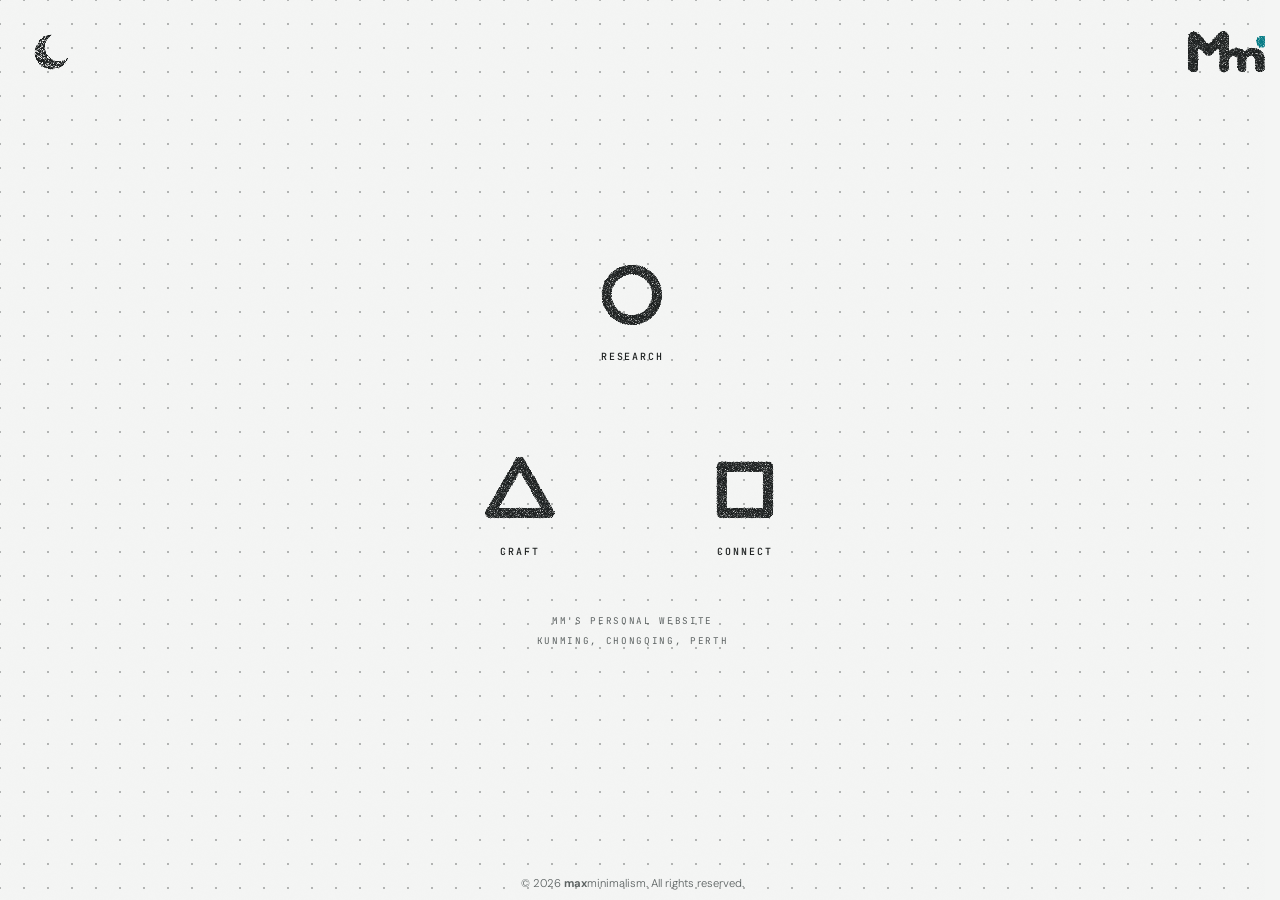
<file: index.html>
<!DOCTYPE html>
<html lang="en">
<head>
  <meta charset="UTF-8" />
  <meta name="viewport" content="width=device-width, initial-scale=1.0" />
  <title>maxminimalism</title>
  <meta name="description" content="Mm's personal site — research publications, craft, music, and contact." />
  <link rel="icon" href="Image/favicon-32.png?v=20261010" sizes="32x32" type="image/png" />
  <link rel="icon" href="Image/favicon.svg?v=20261010" type="image/svg+xml" />
  <link rel="apple-touch-icon" href="Image/apple-touch-icon.png?v=20261010" />
  <script>(function(){var t=localStorage.getItem('mm-theme');if(t)document.documentElement.setAttribute('data-theme',t);else if(window.matchMedia('(prefers-color-scheme:dark)').matches)document.documentElement.setAttribute('data-theme','dark')})()</script>
  <link rel="preconnect" href="https://fonts.googleapis.com" />
  <link rel="preconnect" href="https://fonts.gstatic.com" crossorigin />
  <link href="https://fonts.googleapis.com/css2?family=JetBrains+Mono:wght@400;500;700&family=DM+Sans:wght@400;500;600;700&display=swap" rel="stylesheet" />
  <style>
    *, *::before, *::after { box-sizing: border-box; margin: 0; padding: 0; }

    :root {
      --bg:        #F4F5F4;
      --ink:       #1D2020;
      --ink-soft:  #5C6262;
      --accent:    #067b85;
      --symbol-particle-density: 1;
      /* Matches the inner pages exactly, so the Mm mark never jumps on navigation. */
      --shell-gutter: clamp(.5rem, .8vw, 1rem);
      --shell-edge: var(--shell-gutter);
      /* Fixed, not vw-fluid: must exactly match .nav-symbol's 84px so the Mm
         mark's particle cloud renders at the same physical size — and thus
         the same visual dot density — as the three nav symbols below it. */
      --shell-mark-width: 84px;
      --shell-top-width: 56px;
      --dot: rgba(29, 32, 32, .3);
      --shell-rail-center: calc((var(--shell-edge) + var(--shell-mark-width) + var(--shell-gutter)) / 2);
      --font-body: 'DM Sans', 'Noto Sans SC', -apple-system, sans-serif;
      --font-mono: 'JetBrains Mono', ui-monospace, monospace;
    }

    /* Same reserved scrollbar width as the inner pages, so the Mm mark sits
       in exactly the same spot when navigating between them. */
    html { scrollbar-gutter: stable; }

    html, body {
      height: 100%;
      background-color: var(--bg);
      /* Dot grid — the same measuring surface as the inner pages. */
      background-image: radial-gradient(var(--dot) 1.2px, transparent 1.5px);
      background-size: 24px 24px;
      background-position: 12px 12px;
      color: var(--ink);
      font-family: var(--font-body);
      -webkit-font-smoothing: antialiased;
    }

    /* Kill the default mobile tap-highlight rectangle — our own hover/active/
       focus states already give feedback, and the browser default is a plain
       gray box that clashes with the particle nav symbols. */
    * { -webkit-tap-highlight-color: transparent; }

    :focus-visible {
      outline: 2px solid var(--accent);
      outline-offset: 3px;
      border-radius: 2px;
    }

    body {
      min-height: 100vh;
      min-height: 100dvh;
      overflow-x: hidden;
      position: relative;
    }

    /* subtle paper grain */
    body::after {
      content: '';
      position: fixed;
      inset: 0;
      pointer-events: none;
      z-index: 9999;
      opacity: 0.35;
      mix-blend-mode: multiply;
      background-image: url("data:image/svg+xml;utf8,<svg xmlns='http://www.w3.org/2000/svg' width='180' height='180'><filter id='n'><feTurbulence type='fractalNoise' baseFrequency='0.9' numOctaves='2' stitchTiles='stitch'/><feColorMatrix type='saturate' values='0'/><feComponentTransfer><feFuncA type='table' tableValues='0 0.05'/></feComponentTransfer></filter><rect width='100%' height='100%' filter='url(%23n)'/></svg>");
    }

    /* ══════════ NAV TRIANGLE (1 over 2, equilateral) ══════════ */
    .stage {
      min-height: 100vh;
      min-height: 100dvh;
      display: flex;
      flex-direction: column;
      align-items: center;
      justify-content: center;
      padding: 4rem 2rem;
    }

    /* The three symbol centres form an equilateral triangle: the bottom pair
       sits --d apart, so the rows must sit --d·√3/2 apart centre-to-centre.
       Every item has the same height (symbol + gap + fixed-height label), so
       that centre distance is item height + row gap — solve for the gap. */
    .nav-grid {
      --sym: 84px;
      --item-gap: .9rem;
      --label-h: .8rem;
      --col-gap: clamp(6rem, 11vw, 9rem);
      --d: calc(var(--sym) + var(--col-gap));
      display: grid;
      grid-template-columns: repeat(2, var(--sym));
      column-gap: var(--col-gap);
      row-gap: calc(var(--d) * 0.8660254 - var(--sym) - var(--item-gap) - var(--label-h));
    }

    .nav-item:first-child {
      grid-column: 1 / -1;
      justify-self: center;
    }

    .nav-item {
      display: flex;
      flex-direction: column;
      align-items: center;
      gap: var(--item-gap);
      text-decoration: none;
      color: var(--ink);
      cursor: pointer;
    }

    .nav-symbol {
      width: var(--sym);
      height: var(--sym);
      display: block;
    }

    .nav-label {
      font-family: var(--font-mono);
      font-size: 0.62rem;
      line-height: var(--label-h);
      font-weight: 500;
      letter-spacing: 0.2em;
      text-transform: uppercase;
      white-space: nowrap;
      color: var(--ink);
      transition: color 0.25s;
    }

    .nav-item:hover .nav-label { color: var(--accent); }

    .site-caption {
      margin-top: 3.5rem;
      color: var(--ink-soft);
      font-family: var(--font-mono);
      font-size: 0.58rem;
      letter-spacing: 0.18em;
      text-transform: uppercase;
    }

    .site-caption + .site-caption {
      margin-top: 0.5rem;
    }

    /* ══════════ FOOTER ══════════ */
    /* Absolutely positioned against body (already position: relative below),
       not a sibling in flow — sits at the true bottom without adding height
       that would push the page past 100dvh into a scrollbar. */
    .site-footer {
      position: absolute;
      left: 0;
      right: 0;
      bottom: var(--shell-edge);
      text-align: center;
      color: var(--ink-soft);
      font-family: var(--font-body);
      font-size: 0.7rem;
      font-weight: 300;
    }
    /* Only "max" is bold in the name; "minimalism" keeps the footer's weight. */
    .site-footer b { font-weight: 700; }

    /* ══════════ MM FLOATING MARK ══════════ */
    .mm-card {
      position: fixed;
      right: var(--shell-rail-center);
      top: var(--shell-edge);
      z-index: 10000; /* Keep the vector mark above the paper-grain overlay. */
      width: var(--shell-mark-width);
      line-height: 0;
      padding: 0;
      border: 0;
      background: transparent;
      cursor: pointer;
      transform: translateX(50%);
    }

    .mm-card canvas {
      display: block;
      width: 100%;
      height: auto;
    }

    /* ══════════ RESPONSIVE ══════════ */
    @media (max-width: 720px) {
      :root { --shell-gutter: .5rem; --shell-edge: var(--shell-gutter); --shell-mark-width: 56px; --shell-top-width: 38px; --symbol-particle-density: .65; }
    }

    @media (max-width: 640px) {
      .nav-grid { --sym: 68px; --col-gap: 4.5rem; --label-h: .8rem; }
      .nav-label { font-size: 0.58rem; letter-spacing: 0.18em; }

      .stage { min-height: 100vh; min-height: 100dvh; padding: 4rem 1rem 2rem; }
    }

    /* Keyed off the attribute only — the <head> boot script sets data-theme
       before first paint (localStorage, else the OS preference) and the toggle
       below keeps it current, so a prefers-color-scheme copy would be dead weight. */
    html[data-theme="dark"] {
      --bg: #111211; --ink: #e2e3e2; --ink-soft: #7a7e7e; --accent: #0799a5;
      --dot: rgba(226, 227, 226, .12);
    }
    html[data-theme="dark"] body::after { mix-blend-mode: screen; opacity: 0.12; }

    /* Theme toggle — top-left. `left: rail-center` + translateX(-50%) puts
       the icon's horizontal center on the mark's own central axis, mirrored
       to the left edge; the top calc centers it vertically against the
       mark's height too, so both icons share the exact same center point
       height-wise, not just a common top edge. */
    .theme-toggle {
      position: fixed;
      left: var(--shell-rail-center);
      top: calc(var(--shell-edge) + (var(--shell-mark-width) - var(--shell-top-width)) / 2);
      z-index: 10000;
      width: var(--shell-top-width);
      padding: 0; border: 0; background: transparent;
      cursor: pointer; line-height: 0;
      transform: translateX(-50%);
    }
    .theme-toggle canvas { display: block; width: 100%; height: auto; }
  </style>
</head>
<body>

  <main class="stage">
    <nav class="nav-grid" aria-label="Primary">
      <a class="nav-item" href="research.html" data-symbol="circle">
        <canvas class="nav-symbol" width="260" height="260" aria-hidden="true"></canvas>
        <span class="nav-label">Research</span>
      </a>
      <a class="nav-item" href="craft.html" data-symbol="triangle">
        <canvas class="nav-symbol" width="260" height="260" aria-hidden="true"></canvas>
        <span class="nav-label">Craft</span>
      </a>
      <a class="nav-item" href="connect.html" data-symbol="square">
        <canvas class="nav-symbol" width="260" height="260" aria-hidden="true"></canvas>
        <span class="nav-label">Connect</span>
      </a>
    </nav>
    <p class="site-caption">Mm's Personal Website</p>
    <p class="site-caption">Kunming, Chongqing, Perth</p>
  </main>

  <p class="site-footer">© 2026 <b>max</b>minimalism. All rights reserved.</p>

  <button class="mm-card" type="button" aria-label="Back to top" onclick="window.scrollTo({ top: 0, behavior: 'smooth' })">
    <canvas class="mm-symbol" width="260" height="260" aria-hidden="true"></canvas>
  </button>

  <button class="theme-toggle" type="button" aria-label="Toggle theme">
    <canvas width="260" height="260" aria-hidden="true"></canvas>
  </button>

  <script src="particles.js?v=20261031"></script>
  <script>
    // ─────────── particle symbol renderer ───────────
    // Each nav-item's canvas draws a symbol as a cloud of small ink dots that
    // continually breathe with a sine wave. Hover intensifies the wave and
    // scatters the particles further, then they return to shape.

    const SIZE = MmParticles.SIZE;    // internal canvas resolution (matches width/height attrs)
    const CENTER = SIZE / 2;

    // sample target positions along each symbol's stroke, on the same grid as
    // the Mm mark and at the thickness of its stems, so they carry its weight
    function samplePoints(kind) {
      const T = 30;   // uniform stroke thickness for every symbol
      return MmParticles.sampleDrawing((g) => {
        g.lineWidth = T;
        g.lineJoin = 'round';
        g.beginPath();

        if (kind === 'circle') {
          g.arc(CENTER, CENTER, 78, 0, Math.PI * 2);
        }

        if (kind === 'triangle') {
          const size = 92;                        // half-base
          const h = size * Math.sqrt(3);
          const cy = CENTER + 72;                 // base level with the square's
          g.moveTo(CENTER, cy - h);
          g.lineTo(CENTER - size, cy);
          g.lineTo(CENTER + size, cy);
          g.closePath();
        }

        if (kind === 'square') {
          const half = 72;
          g.rect(CENTER - half, CENTER - half, half * 2, half * 2);
        }

        g.stroke();
      }, GLYPH_STEP).map(p => ({ tx: p.x, ty: p.y }));
    }

    class ParticleSymbol {
      constructor(canvas, kind) {
        this.canvas = canvas;
        this.ctx = canvas.getContext('2d');
        this.kind = kind;
        this.hover = 0;         // eased 0→1
        this.hoverTarget = 0;
        this.t = 0;

        const targets = samplePoints(kind);
        this.particles = targets.map(p => ({
          tx: p.tx,
          ty: p.ty,
          x: p.tx + (Math.random() - 0.5) * 6,
          y: p.ty + (Math.random() - 0.5) * 6,
          phase: Math.random() * Math.PI * 2,
          drift: 0.6 + Math.random() * 0.8,
        }));
      }

      setHover(on) { this.hoverTarget = on ? 1 : 0; }

      draw() {
        const ctx = this.ctx;
        ctx.clearRect(0, 0, SIZE, SIZE);
        ctx.fillStyle = particleInk;

        // ease hover state
        this.hover += (this.hoverTarget - this.hover) * 0.08;
        this.t += 0.025;

        const waveAmp = REDUCED_MOTION ? 0 : 1.2 + this.hover * 6.5;         // amplitude of continuous breathing
        const scatterAmt = REDUCED_MOTION ? 0 : this.hover * 4.0;             // extra chaos on hover
        const dotSize = 1.35 + this.hover * 0.55;

        for (const p of this.particles) {
          // continuous wave: phase driven by both time and spatial position → wave pattern rolls across the shape
          const spatial = (p.tx - CENTER) * 0.035 + (p.ty - CENTER) * 0.035;
          const wave = Math.sin(this.t * 1.6 + p.phase + spatial);
          const wave2 = Math.cos(this.t * 1.1 + p.phase * 0.7 + spatial * 1.4);

          const nx = Math.cos(p.phase * 3.1);
          const ny = Math.sin(p.phase * 3.1);

          const dx = wave * waveAmp * nx + wave2 * scatterAmt * (Math.random() - 0.5 + 0.5);
          const dy = wave * waveAmp * ny + wave2 * scatterAmt * (Math.random() - 0.5 + 0.5);

          ctx.beginPath();
          ctx.arc(p.tx + dx, p.ty + dy, dotSize, 0, Math.PI * 2);
          ctx.fill();
        }
      }
    }

    // One value controls every particle symbol on the home page, including Mm.
    // Use .5 for a lighter system, 1 for the default, or 1.5 for a denser system.
    const PARTICLE_DENSITY = parseFloat(getComputedStyle(document.documentElement).getPropertyValue('--symbol-particle-density')) || 1;
    // Ambient breathing/scatter is decorative motion; OS-level reduced-motion
    // preference turns it off, keeping only user-triggered transitions (e.g. the toggle morph).
    const REDUCED_MOTION = window.matchMedia('(prefers-reduced-motion: reduce)').matches;
    // Shared by every particle shape (Mm mark, nav symbols, toggle) so no cloud
    // reads thinner than its neighbours.
    const GLYPH_STEP = MmParticles.glyphStep(PARTICLE_DENSITY);
    let particleInk = getComputedStyle(document.documentElement).getPropertyValue('--ink').trim() || '#1D2020';
    function updateParticleInk() {
      particleInk = getComputedStyle(document.documentElement).getPropertyValue('--ink').trim() || '#1D2020';
    }
    window.matchMedia('(prefers-color-scheme: dark)').addEventListener('change', (e) => {
      if (!localStorage.getItem('mm-theme')) {
        document.documentElement.setAttribute('data-theme', e.matches ? 'dark' : 'light');
        updateParticleInk();
      }
    });

    // Moon/Sun theme toggle
    const TC = SIZE / 2;
    function sampleCrescent(step) {
      const R = 80, r = 65, ox = 32, oy = -22, pts = [];
      for (let y = 0; y < SIZE; y += step)
        for (let x = 0; x < SIZE; x += step)
          if (Math.hypot(x - TC, y - TC) <= R && Math.hypot(x - TC - ox, y - TC - oy) > r)
            pts.push({ x: x + (Math.random() - .5), y: y + (Math.random() - .5) });
      return pts.sort(() => Math.random() - .5);
    }
    function sampleSunShape(step) {
      const R = 38, pts = [];
      for (let y = TC - R; y <= TC + R; y += step)
        for (let x = TC - R; x <= TC + R; x += step)
          if (Math.hypot(x - TC, y - TC) <= R) pts.push({ x, y });
      for (let i = 0; i < 8; i++) {
        const a = (i / 8) * Math.PI * 2, c = Math.cos(a), s = Math.sin(a);
        for (let r = R + 14; r <= R + 35; r += step)
          for (let w = -5; w <= 5; w += step)
            pts.push({ x: TC + c * r - s * w, y: TC + s * r + c * w });
      }
      return pts.sort(() => Math.random() - .5);
    }

    class HomeThemeToggle {
      // `scale` keeps the dots and their motion at the Mm mark's on-screen size
      // even though the toggle is drawn far smaller.
      constructor(canvas, isDark, scale) {
        this.ctx = canvas.getContext('2d');
        this.scale = scale;
        this.hover = 0; this.hoverTarget = 0; this.t = 0; this.isDark = isDark;
        const step = GLYPH_STEP * scale;
        const moonAll = sampleCrescent(step), sunAll = sampleSunShape(step);
        const count = Math.min(moonAll.length, sunAll.length);
        const moon = moonAll.slice(0, count), sun = sunAll.slice(0, count);
        this.particles = moon.map((m, i) => ({
          x: isDark ? sun[i].x : m.x, y: isDark ? sun[i].y : m.y,
          moonX: m.x, moonY: m.y, sunX: sun[i].x, sunY: sun[i].y,
          phase: Math.random() * Math.PI * 2, dir: Math.random() * Math.PI * 2
        }));
      }
      setHover(on) { this.hoverTarget = on ? 1 : 0; }
      setDark(dark) { this.isDark = dark; }
      draw() {
        this.hover += (this.hoverTarget - this.hover) * .08;
        this.t += .025;
        this.ctx.clearRect(0, 0, SIZE, SIZE);
        this.ctx.fillStyle = particleInk;
        const amp = (REDUCED_MOTION ? 0 : 1.0 + this.hover * 4) * this.scale, dot = (1.35 + this.hover * .55) * this.scale;
        for (const p of this.particles) {
          p.x += ((this.isDark ? p.sunX : p.moonX) - p.x) * .06;
          p.y += ((this.isDark ? p.sunY : p.moonY) - p.y) * .06;
          const w = Math.sin(this.t * 1.6 + p.phase);
          this.ctx.beginPath();
          this.ctx.arc(p.x + w * amp * Math.cos(p.dir), p.y + w * amp * Math.sin(p.dir), dot, 0, Math.PI * 2);
          this.ctx.fill();
        }
      }
    }

    // instantiate one per nav item
    const symbols = [];
    document.querySelectorAll('.nav-item').forEach(item => {
      const canvas = item.querySelector('canvas');
      const kind = item.dataset.symbol;
      const s = new ParticleSymbol(canvas, kind);
      symbols.push(s);

      item.addEventListener('mouseenter', () => s.setHover(true));
      item.addEventListener('mouseleave', () => s.setHover(false));
      item.addEventListener('focus',      () => s.setHover(true));
      item.addEventListener('blur',       () => s.setHover(false));
    });

    const floatingCard = document.querySelector('.mm-card');
    const floatingM = new MmParticles.ParticleCloud(
      floatingCard.querySelector('.mm-symbol'),
      MmParticles.sampleLogoMark(GLYPH_STEP),
      () => particleInk,
      () => getComputedStyle(document.documentElement).getPropertyValue('--accent').trim() || '#067b85'
    );
    floatingM.bindHover(floatingCard);

    // theme toggle
    const toggleEl = document.querySelector('.theme-toggle');
    const isDarkNow = document.documentElement.getAttribute('data-theme') === 'dark';
    const toggleCanvas = toggleEl.querySelector('canvas');
    const toggleScale = floatingCard.querySelector('.mm-symbol').clientWidth / toggleCanvas.clientWidth;
    const themeToggle = new HomeThemeToggle(toggleCanvas, isDarkNow, toggleScale);
    toggleEl.addEventListener('click', () => {
      const cur = document.documentElement.getAttribute('data-theme');
      const next = cur === 'dark' ? 'light' : 'dark';
      localStorage.setItem('mm-theme', next);
      document.documentElement.setAttribute('data-theme', next);
      updateParticleInk();
      themeToggle.setDark(next === 'dark');
    });
    toggleEl.addEventListener('mouseenter', () => themeToggle.setHover(true));
    toggleEl.addEventListener('mouseleave', () => themeToggle.setHover(false));

    // single animation loop
    function loop() {
      for (const s of symbols) s.draw();
      floatingM.draw();
      themeToggle.draw();
      requestAnimationFrame(loop);
    }
    loop();
  </script>
</body>
</html>
</file>
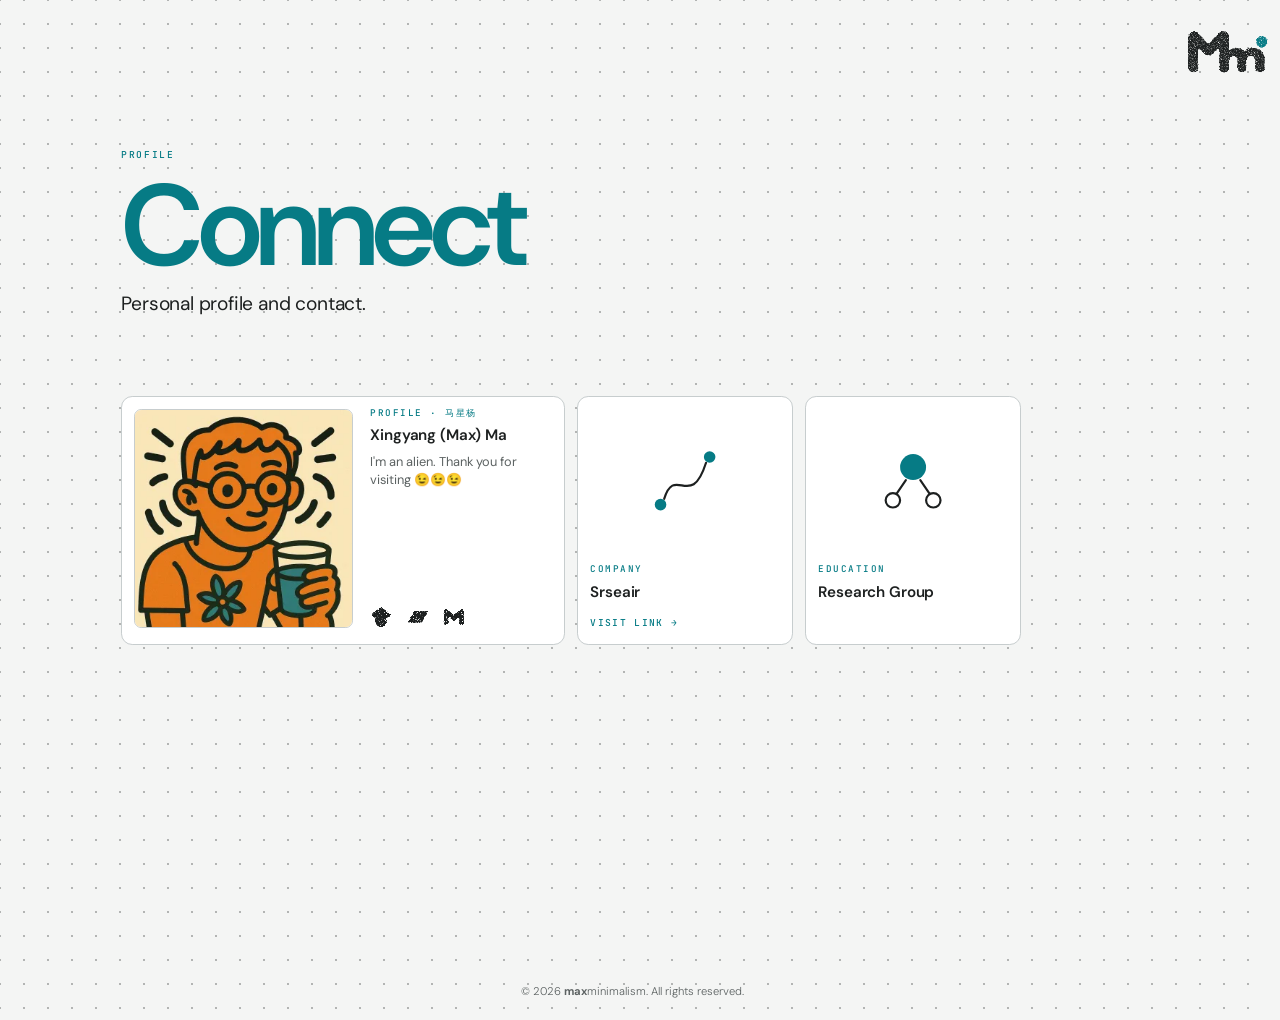
<file: connect.html>
<!DOCTYPE html>
<html lang="en">
<head>
  <meta charset="UTF-8" />
  <meta name="viewport" content="width=device-width, initial-scale=1.0" />
  <title>Connect — maxminimalism</title>
  <meta name="description" content="Profile and contact for Xingyang Ma (Max)." />
  <link rel="icon" href="Image/favicon-32.png?v=20261010" sizes="32x32" type="image/png" />
  <link rel="icon" href="Image/favicon.svg?v=20261010" type="image/svg+xml" />
  <link rel="apple-touch-icon" href="Image/apple-touch-icon.png?v=20261010" />
  <script>(function(){var t=localStorage.getItem('mm-theme');if(t)document.documentElement.setAttribute('data-theme',t);else if(window.matchMedia('(prefers-color-scheme:dark)').matches)document.documentElement.setAttribute('data-theme','dark')})()</script>
  <link rel="preconnect" href="https://fonts.googleapis.com" />
  <link rel="preconnect" href="https://fonts.gstatic.com" crossorigin />
  <link href="https://fonts.googleapis.com/css2?family=DM+Sans:wght@400;500;600;700&family=JetBrains+Mono:wght@400;500;700&family=Noto+Sans+SC:wght@400;500;600;700&display=swap" rel="stylesheet" />
  <link rel="stylesheet" href="shell.css?v=20261031" />
  <style>
    /* Profile is two Craft cards and their gap wide, at the same height, so every
       other card stays exactly Craft's size: the avatar is a square on the left
       and the words sit beside it. --profile-av is the height of a Craft card
       minus the padding and border; an explicit width rather than auto, because
       Safari sizes an auto column from the image's own 300px. */
    .profile-li { grid-column: span 2; }
    .profile-card {
      --profile-av: 13.65rem;
      display: grid; grid-template-columns: var(--profile-av) minmax(0, 1fr); grid-template-rows: auto auto auto 1fr;
      column-gap: 1.1rem; row-gap: .5rem;
    }
    .profile-preview { grid-row: 1 / -1; display: block; aspect-ratio: auto; margin: 0; }
    .profile-preview img {
      box-sizing: border-box; width: 100%; height: auto; aspect-ratio: 1; object-fit: cover; display: block;
      border: 1px solid var(--shell-line); border-radius: .45rem;
    }
    .profile-note { margin: 0; color: var(--shell-soft); font: 400 .8rem/1.45 var(--shell-body); }
    .contact-icons { display: flex; gap: .1rem; margin: auto 0 -.4rem -.45rem; padding: 0; list-style: none; }
    .contact-icon {
      display: grid; place-items: center; width: 2.2rem; height: 2.2rem;
      border-radius: .45rem; transition: background-color .2s ease;
    }
    .contact-icon:hover { background: var(--shell-bg); }
    .contact-icon canvas { width: 28px; height: 28px; display: block; }

    /* Phones: the profile spans both columns. Its height is exactly one column's
       width (the grid is a size container, so 100cqw is the grid's width). */
    @media (max-width: 720px) {
      .works-section .card-grid { container-type: inline-size; }
      .profile-li { grid-column: 1 / -1; }
      .profile-card {
        /* Floor for the narrowest phones, where one column is too short for the text. */
        --profile-h: max(calc((100cqw - .75rem) / 2), 7.75rem);
        --profile-av: calc(var(--profile-h) - 1.75rem - 2px);
        column-gap: .9rem; row-gap: .3rem; overflow: hidden;
        height: var(--profile-h);
      }
      .profile-card .work-kind { white-space: nowrap; overflow: hidden; text-overflow: ellipsis; }
      .profile-card .work-title { font-size: .9rem; }
      .profile-note { font-size: .74rem; display: -webkit-box; -webkit-box-orient: vertical; -webkit-line-clamp: 2; overflow: hidden; }
    }
    /* The narrowest phones have no room left for the note once the name wraps. */
    @media (max-width: 360px) {
      .profile-note { display: none; }
    }
  </style>
  <script src="particles.js?v=20261031" defer></script>
  <script src="shell.js?v=20261031" defer></script>
</head>
<body>

  <header class="page-header">
    <p class="section-label">Profile</p>
    <h1>Connect</h1>
    <p class="page-intro">Personal profile and contact.</p>
  </header>

  <section class="works-section" aria-label="Profile and groups">
    <ul class="card-grid">
      <li class="profile-li">
        <div class="work-card profile-card">
          <div class="work-preview profile-preview">
            <img src="Image/mm.webp" width="300" height="300" alt="Max">
          </div>
          <p class="work-kind">Profile · <span lang="zh">马星杨</span></p>
          <h2 class="work-title">Xingyang (Max) Ma</h2>
          <p class="profile-note">I'm an alien. Thank you for visiting 😉😉😉</p>
          <ul class="contact-icons">
        <li>
          <a class="contact-icon" href="https://scholar.google.com/citations?user=yq12VgYAAAAJ&hl=en" target="_blank" rel="noopener" aria-label="Google Scholar" title="Google Scholar">
            <canvas width="260" height="260" aria-hidden="true" data-icon="M12 24a7 7 0 1 1 0-14 7 7 0 0 1 0 14zm0-24L0 9.5l4.838 3.94A8 8 0 0 1 12 10a8 8 0 0 1 7.162 3.44L24 9.5z"></canvas>
          </a>
        </li>
        <li>
          <span class="contact-icon" role="img" aria-label="Bandcamp" title="Bandcamp">
            <canvas width="260" height="260" aria-hidden="true" data-icon="M0 18.75l7.437-13.5H24l-7.436 13.5H0z"></canvas>
          </span>
        </li>
        <li>
          <a class="contact-icon" href="mailto:psybudsshu@gmail.com" aria-label="Email" title="psybudsshu@gmail.com">
            <canvas width="260" height="260" aria-hidden="true" data-icon="M24 5.457v13.909c0 .904-.732 1.636-1.636 1.636h-3.819V11.73L12 16.64l-6.545-4.91v9.273H1.636A1.636 1.636 0 0 1 0 19.366V5.457c0-2.023 2.309-3.178 3.927-1.964L5.455 4.64 12 9.548l6.545-4.91 1.528-1.145C21.69 2.28 24 3.434 24 5.457z"></canvas>
          </a>
        </li>
      </ul>
        </div>
      </li>

      <li>
        <a class="work-card" href="https://www.srseair.com" target="_blank" rel="noopener">
          <div class="work-preview">
            <!-- a route between two points -->
            <svg viewBox="0 0 100 100" aria-hidden="true" fill="none" stroke="currentColor" stroke-width="3" stroke-linecap="round">
              <path d="M21 76 C 36 28, 58 92, 79 26"/>
              <circle cx="16" cy="84" r="8" class="accent" fill="currentColor" stroke="none"/>
              <circle cx="84" cy="18" r="8" class="accent" fill="currentColor" stroke="none"/>
            </svg>
          </div>
          <p class="work-kind">Company</p>
          <h3 class="work-title">Srseair</h3>
          <p class="work-status">Visit Link →</p>
        </a>
      </li>

      <li>
        <div class="work-card">
          <div class="work-preview">
            <!-- one lead, two members -->
            <svg viewBox="0 0 100 100" aria-hidden="true" fill="none" stroke="currentColor" stroke-width="3" stroke-linecap="round">
              <path d="M40 50 L27 69 M60 50 L73 69"/>
              <circle cx="22" cy="78" r="10"/>
              <circle cx="78" cy="78" r="10"/>
              <circle cx="50" cy="32" r="18" class="accent" fill="currentColor" stroke="none"/>
            </svg>
          </div>
          <p class="work-kind">Education</p>
          <h3 class="work-title">Research Group</h3>
        </div>
      </li>

      <!-- Band — hidden for now; remove these comment markers to bring it back.
      <li>
        <div class="work-card">
          <div class="work-preview">
            <svg viewBox="0 0 100 100" aria-hidden="true" fill="none" stroke="currentColor" stroke-width="5" stroke-linecap="round">
              <path d="M10 42 V58 M20 30 V70 M40 34 V66 M60 24 V76 M80 38 V62 M90 46 V54"/>
              <path class="accent" d="M30 16 V84 M50 6 V94 M70 20 V80"/>
            </svg>
          </div>
          <p class="work-kind">Band</p>
          <h3 class="work-title">Do-Nothing Cooperative</h3>
        </div>
      </li>
      -->

    </ul>
  </section>

  <p class="site-footer">© 2026 <b>max</b>minimalism. All rights reserved.</p>

  <script>
  // Contact icons as particle clouds: each 24×24 glyph is drawn into a stencil
  // and sampled like the Mm mark, scaled so the dots read at the Mm mark's size
  // even though the icon is far smaller. Hover scatters them and turns them teal.
  (function () {
    function start() {
      const { SIZE, glyphStep, sampleDrawing, ParticleCloud } = window.MmParticles;
      const root = document.documentElement;
      const density = parseFloat(getComputedStyle(root).getPropertyValue('--symbol-particle-density')) || 1;
      // The Mm mark is drawn 84px wide on screen; match its on-screen dot size.
      const MARK_WIDTH = 84;

      let ink, accent;
      const readColors = () => {
        const styles = getComputedStyle(root);
        ink = styles.getPropertyValue('--shell-ink').trim() || '#1d2020';
        accent = styles.getPropertyValue('--shell-accent').trim() || '#067b85';
      };
      readColors();
      new MutationObserver(readColors).observe(root, { attributes: true, attributeFilter: ['data-theme'] });

      const clouds = [...document.querySelectorAll('canvas[data-icon]')].map((canvas) => {
        const scale = MARK_WIDTH / canvas.clientWidth;
        const glyph = new Path2D(canvas.dataset.icon);
        // The glyph fills 70% of the canvas, centred, leaving room to scatter.
        const points = sampleDrawing((g) => {
          const s = SIZE * .7 / 24;
          g.translate(SIZE / 2 - 12 * s, SIZE / 2 - 12 * s);
          g.scale(s, s);
          g.fill(glyph);
        }, glyphStep(density) * scale);
        const cloud = new ParticleCloud(canvas, points, () => (cloud.hoverTarget ? accent : ink), null, { scale });
        cloud.bindHover(canvas.closest('.contact-icon'));
        return cloud;
      });

      (function loop() {
        clouds.forEach((cloud) => cloud.draw());
        requestAnimationFrame(loop);
      })();
    }

    // particles.js is deferred; wait for it rather than running ahead of it.
    if (document.readyState === 'loading') document.addEventListener('DOMContentLoaded', start);
    else start();
  })();
  </script>

</body>
</html>
</file>
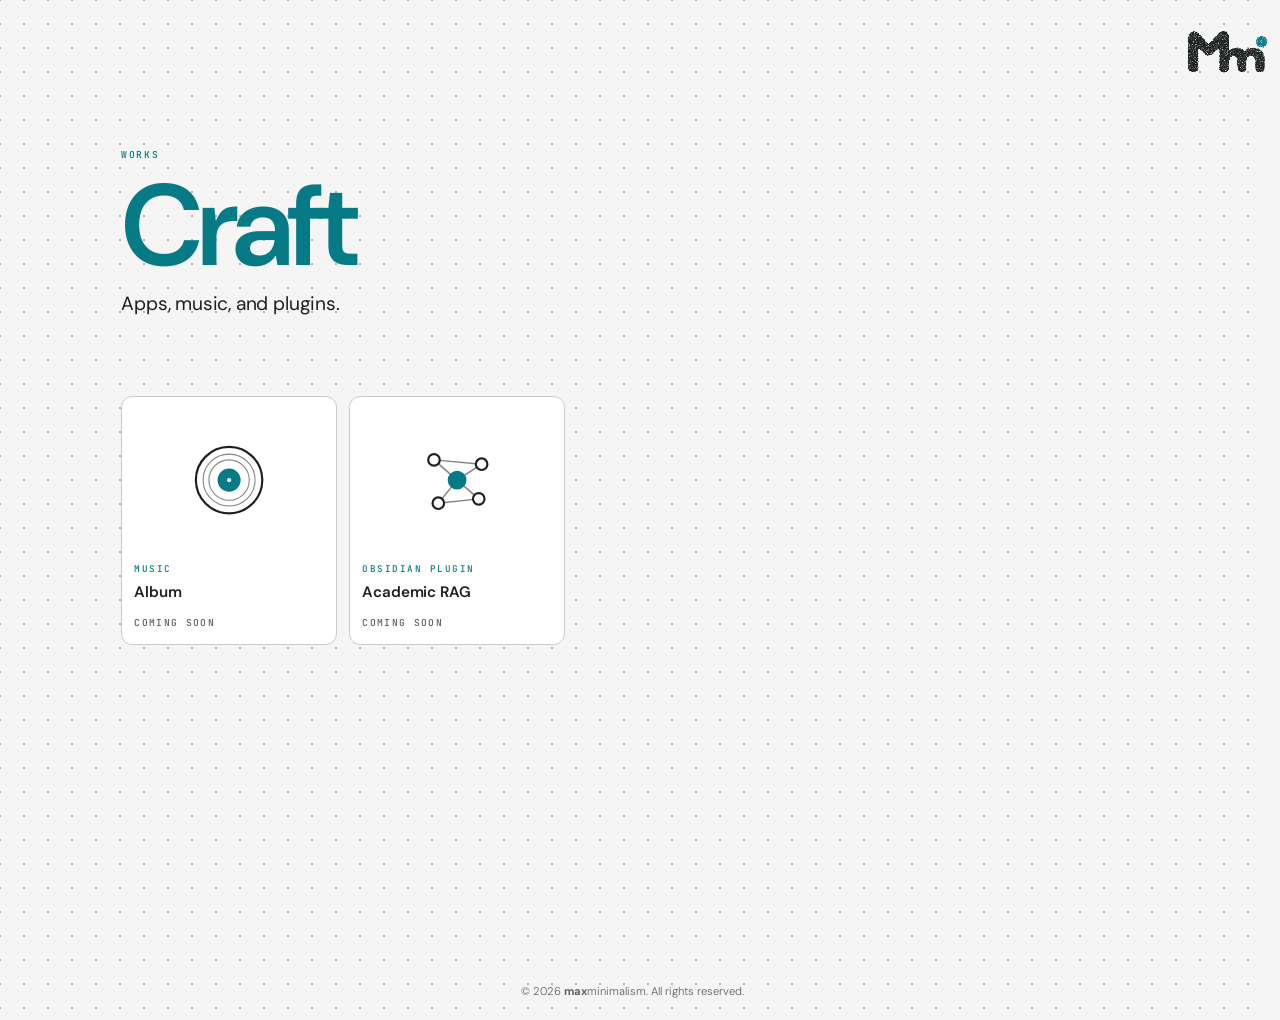
<file: craft.html>
<!DOCTYPE html>
<html lang="en">
<head>
  <meta charset="UTF-8" />
  <meta name="viewport" content="width=device-width, initial-scale=1.0" />
  <title>Craft — maxminimalism</title>
  <meta name="description" content="Things I make — apps, music, and plugins." />
  <link rel="icon" href="Image/favicon-32.png?v=20261010" sizes="32x32" type="image/png" />
  <link rel="icon" href="Image/favicon.svg?v=20261010" type="image/svg+xml" />
  <link rel="apple-touch-icon" href="Image/apple-touch-icon.png?v=20261010" />
  <script>(function(){var t=localStorage.getItem('mm-theme');if(t)document.documentElement.setAttribute('data-theme',t);else if(window.matchMedia('(prefers-color-scheme:dark)').matches)document.documentElement.setAttribute('data-theme','dark')})()</script>
  <link rel="preconnect" href="https://fonts.googleapis.com" />
  <link rel="preconnect" href="https://fonts.gstatic.com" crossorigin />
  <link href="https://fonts.googleapis.com/css2?family=DM+Sans:wght@400;500;600;700&family=JetBrains+Mono:wght@400;500;700&family=Noto+Sans+SC:wght@400;500;600;700&display=swap" rel="stylesheet" />
  <link rel="stylesheet" href="shell.css?v=20261031" />
  <script src="particles.js?v=20261031" defer></script>
  <script src="shell.js?v=20261031" defer></script>
</head>
<body>

  <header class="page-header">
    <p class="section-label">Works</p>
    <h1>Craft</h1>
    <p class="page-intro">Apps, music, and plugins.</p>
  </header>

  <section class="works-section" aria-label="Works">
    <ul class="card-grid">

      <!-- MIDI Box — hidden for now; remove these comment markers to bring it back.
      <li>
        <div class="work-card">
          <div class="work-preview">
            <svg viewBox="0 0 100 100" aria-hidden="true" fill="none" stroke="currentColor" stroke-width="3">
              <rect x="2" y="2" width="96" height="96" rx="9"/>
              <g stroke-width="2.5">
                <rect x="9"  y="9"  width="16" height="16" rx="2.5"/><rect x="31" y="9"  width="16" height="16" rx="2.5"/><rect x="53" y="9"  width="16" height="16" rx="2.5" class="accent" fill="currentColor"/><rect x="75" y="9"  width="16" height="16" rx="2.5"/>
                <rect x="9"  y="31" width="16" height="16" rx="2.5"/><rect x="31" y="31" width="16" height="16" rx="2.5" class="accent" fill="currentColor"/><rect x="53" y="31" width="16" height="16" rx="2.5"/><rect x="75" y="31" width="16" height="16" rx="2.5"/>
                <rect x="9"  y="53" width="16" height="16" rx="2.5"/><rect x="31" y="53" width="16" height="16" rx="2.5"/><rect x="53" y="53" width="16" height="16" rx="2.5"/><rect x="75" y="53" width="16" height="16" rx="2.5" class="accent" fill="currentColor"/>
                <rect x="9"  y="75" width="16" height="16" rx="2.5"/><rect x="31" y="75" width="16" height="16" rx="2.5"/><rect x="53" y="75" width="16" height="16" rx="2.5"/><rect x="75" y="75" width="16" height="16" rx="2.5"/>
              </g>
            </svg>
          </div>
          <p class="work-kind">App</p>
          <h2 class="work-title">MIDI Box</h2>
          <p class="work-status">Coming Soon</p>
        </div>
      </li>
      -->

      <li>
        <div class="work-card">
          <div class="work-preview">
            <!-- vinyl record -->
            <svg viewBox="0 0 100 100" aria-hidden="true" fill="none" stroke="currentColor" stroke-width="3">
              <circle cx="50" cy="50" r="46"/>
              <circle cx="50" cy="50" r="36" stroke-width="1.5" opacity=".55"/>
              <circle cx="50" cy="50" r="28" stroke-width="1.5" opacity=".55"/>
              <circle cx="50" cy="50" r="16" class="accent" fill="currentColor" stroke="none"/>
              <circle cx="50" cy="50" r="3" fill="var(--shell-card-muted)" stroke="none"/>
            </svg>
          </div>
          <p class="work-kind">Music</p>
          <h2 class="work-title">Album</h2>
          <p class="work-status">Coming Soon</p>
        </div>
      </li>

      <li>
        <div class="work-card">
          <div class="work-preview">
            <!-- linked notes graph -->
            <svg viewBox="0 0 100 100" aria-hidden="true" fill="none" stroke="currentColor" stroke-width="3">
              <path d="M50 50 L18 22 M50 50 L84 28 M50 50 L24 82 M50 50 L80 76 M18 22 L84 28 M24 82 L80 76" stroke-width="2" opacity=".55"/>
              <circle cx="18" cy="22" r="8" fill="var(--shell-card-muted)"/>
              <circle cx="84" cy="28" r="8" fill="var(--shell-card-muted)"/>
              <circle cx="24" cy="82" r="8" fill="var(--shell-card-muted)"/>
              <circle cx="80" cy="76" r="8" fill="var(--shell-card-muted)"/>
              <circle cx="50" cy="50" r="13" class="accent" fill="currentColor" stroke="none"/>
            </svg>
          </div>
          <p class="work-kind">Obsidian Plugin</p>
          <h2 class="work-title">Academic RAG</h2>
          <p class="work-status">Coming Soon</p>
        </div>
      </li>

    </ul>
  </section>

  <p class="site-footer">© 2026 <b>max</b>minimalism. All rights reserved.</p>

</body>
</html>
</file>
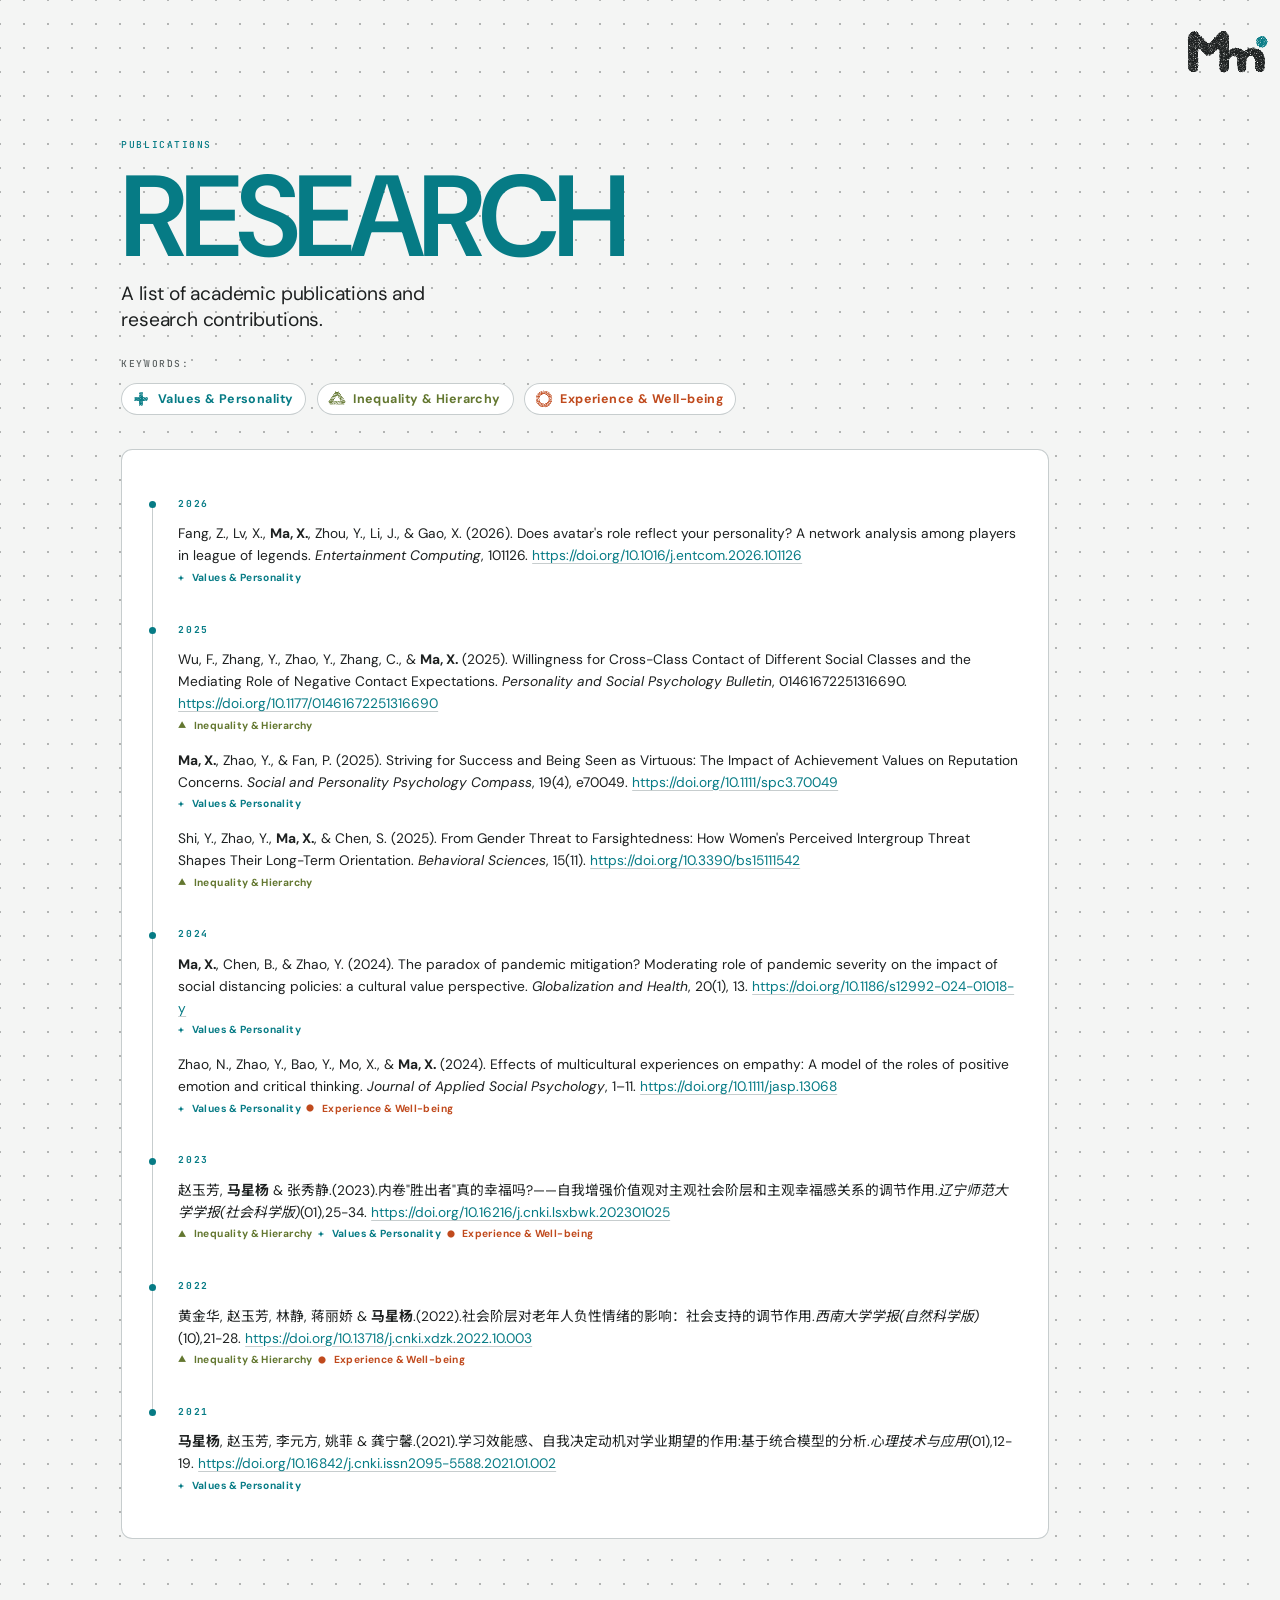
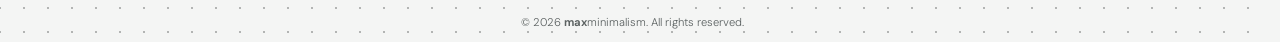
<file: research.html>
<!DOCTYPE html>
<html lang="en">
<head>
  <meta charset="UTF-8" />
  <meta name="viewport" content="width=device-width, initial-scale=1.0" />
  <title>Research — maxminimalism</title>
  <meta name="description" content="Academic publications on values & personality, inequality & hierarchy, and experience & well-being." />
  <link rel="icon" href="Image/favicon-32.png?v=20261010" sizes="32x32" type="image/png" />
  <link rel="icon" href="Image/favicon.svg?v=20261010" type="image/svg+xml" />
  <link rel="apple-touch-icon" href="Image/apple-touch-icon.png?v=20261010" />
  <script>(function(){var t=localStorage.getItem('mm-theme');if(t)document.documentElement.setAttribute('data-theme',t);else if(window.matchMedia('(prefers-color-scheme:dark)').matches)document.documentElement.setAttribute('data-theme','dark')})()</script>
  <link rel="preconnect" href="https://fonts.googleapis.com" />
  <link rel="preconnect" href="https://fonts.gstatic.com" crossorigin />
  <link href="https://fonts.googleapis.com/css2?family=DM+Sans:wght@400;500;600;700&family=JetBrains+Mono:wght@400;500;700&family=Noto+Sans+SC:wght@400;500;600;700&display=swap" rel="stylesheet" />
  <style>
    *, *::before, *::after {
      box-sizing: border-box;
      margin: 0;
      padding: 0;
    }

    body {
      font-family: var(--font-body);
      background-color: var(--bg);
      color: var(--text);
      overflow-x: hidden;
      line-height: 1.6;
    }

    /* ── PAGE HEADER ── */
    .page-header {
      padding: 140px 5% 60px;
      max-width: 760px;
    }

    .page-header .section-label {
      font-size: 0.7rem;
      font-weight: 600;
      letter-spacing: 0.18em;
      text-transform: uppercase;
      color: var(--text-muted);
      margin-bottom: 1rem;
    }

    .page-header h1 {
      font-family: var(--font-display);
      font-size: clamp(2.4rem, 6vw, 4rem);
      line-height: 1.1;
      color: var(--text);
      margin-bottom: 1.2rem;
    }

    .page-header p {
      font-size: 0.95rem;
      font-weight: 300;
      color: var(--text-muted);
      max-width: 520px;
      line-height: 1.8;
    }

    .kw-list {
      display: flex;
      flex-direction: row;
      flex-wrap: wrap;
      align-items: center;
      gap: 0.75rem;
      margin-top: 1.6rem;
    }

    .kw-tag {
      display: inline-block;
      padding: 0.25rem 0.75rem;
      border-radius: 6px;
      font-size: 0.82rem;
      font-weight: 500;
      letter-spacing: 0.03em;
      white-space: nowrap;
      flex-shrink: 0;
    }

    /* ── PUBLICATIONS ── */
    .pub-section {
      padding: 0 5% 120px;
      max-width: 860px;
      position: relative;
    }

    .pub-list {
      list-style: none;
      display: flex;
      flex-direction: column;
      gap: 0;
    }

    /* Timeline rail: a single line spanning the visible dots, repositioned
       by JS (see the script at the bottom) so it never breaks or overshoots
       when the keyword filter hides items. */
    .pub-rail {
      position: absolute;
      left: 3px;
      width: 1px;
      background: var(--border);
      top: 0;
      height: 0;
    }

    .pub-item {
      position: relative;
      padding: 1.15rem 0 1.15rem 1.8rem;
    }

    .pub-dot {
      position: absolute;
      left: 0;
      top: 1.5rem;
      width: 7px;
      height: 7px;
      border-radius: 50%;
      background: var(--accent);
    }

    .pub-year {
      font-family: var(--font-mono);
      font-size: 0.72rem;
      font-weight: 700;
      letter-spacing: 0.1em;
      color: var(--accent);
      margin-bottom: 0.7rem;
    }

    /* One year can hold several citations; each gets its own entry so the
       dot/rail above only marks the year once. */
    .pub-entries {
      display: flex;
      flex-direction: column;
      gap: 1rem;
    }

    .pub-tags {
      width: 100%;
      display: flex;
      flex-wrap: wrap;
      gap: 0.35rem;
      margin-top: 0.35rem;
    }

    .pub-tags .kw-tag {
      font-size: 0.68rem;
      padding: 0.15rem 0.55rem;
    }

    .pub-text {
      font-size: 0.85rem;
      font-weight: 300;
      color: var(--text-muted);
      line-height: 1.8;
    }

    .pub-text a {
      color: var(--text-muted);
      text-decoration: underline;
      text-underline-offset: 3px;
      transition: color 0.2s;
    }

    .pub-text a:hover { color: var(--text); }

    @media (max-width: 768px) {
      .pub-section { padding: 0 5% 80px; }
    }
  </style>
  <style>
    body { max-width: none !important; width: 100%; margin: 0; background: var(--bg); box-shadow: none !important; color: var(--text); font-family: var(--font-body) !important; font-size: 1rem; text-shadow: none !important; }

    .page-header h1, h1, h2 {
      font-family: var(--font-display) !important;
      font-weight: 700 !important;
      text-transform: uppercase;
      letter-spacing: 0.1em;
    }
    .section-label, .pub-item::before, .pub-year {
      font-family: var(--font-display) !important;
      font-weight: 700 !important;
      letter-spacing: 0.18em !important;
      text-transform: uppercase !important;
      font-feature-settings: normal !important;
    }
    .pub-text, .page-header p:not(.section-label) {
      font-family: var(--font-body) !important;
    }

    .page-header { max-width: 900px; padding: 140px clamp(1.5rem, 10vw, 10rem) 4rem; }
    .page-header .section-label { color: var(--text-muted); font-size: 0.72rem; }
    .page-header h1 { font-size: clamp(2.4rem, 6vw, 4rem); line-height: 1.1; letter-spacing: 0.02em; margin-bottom: 1.5rem; }
    .page-header > p { max-width: 460px; color: var(--text-muted); font-size: 0.95rem; font-weight: 400; line-height: 1.7; }

    .pub-section { max-width: 1080px; padding: 0 clamp(1.5rem, 10vw, 10rem) 8rem; }
    .pub-section, .pub-list { width: 100% !important; min-width: 0; }
    .pub-item { display: block !important; width: 100% !important; min-width: 0; }
    .pub-item::before { display: none !important; }
    .pub-text { width: auto !important; min-width: 0; color: var(--text-muted) !important; font-size: 0.92rem !important; font-weight: 400 !important; line-height: 1.65 !important; overflow-wrap: break-word; word-break: normal; }
    .pub-text a { color: var(--text); text-decoration-color: var(--border); text-underline-offset: 3px; }
    .pub-tags { margin-top: 0.35rem; }
    @media (max-width: 768px) {
      .page-header { padding-top: 110px; }
      .page-header h1 { font-size: clamp(2rem, 10vw, 3rem); }
    }
  </style>
  <link rel="stylesheet" href="shell.css?v=20261031" />
  <script src="particles.js?v=20261031" defer></script>
  <script src="shell.js?v=20261031" defer></script>
</head>
<body>

  <!-- PAGE HEADER -->
  <header class="page-header research-header">
    <p class="section-label">Publications</p>
    <h1>Research</h1>
    <p class="research-intro">A list of academic publications and research contributions.</p>
    <div class="kw-list" role="group" aria-label="Filter publications by keyword">
      <span class="kw-heading">Keywords:</span>
      <button type="button" class="kw-tag amber" data-filter="amber" data-shape="plus" aria-pressed="false">
        <canvas class="kw-badge" width="64" height="64" aria-hidden="true"></canvas>
        <span>Values &amp; Personality</span>
      </button>
      <button type="button" class="kw-tag red" data-filter="red" data-shape="triangle" aria-pressed="false">
        <canvas class="kw-badge" width="64" height="64" aria-hidden="true"></canvas>
        <span>Inequality &amp; Hierarchy</span>
      </button>
      <button type="button" class="kw-tag violet" data-filter="violet" data-shape="circle" aria-pressed="false">
        <canvas class="kw-badge" width="64" height="64" aria-hidden="true"></canvas>
        <span>Experience &amp; Well-being</span>
      </button>
      <p class="pub-count" aria-live="polite"></p>
    </div>
  </header>

  <!-- PUBLICATIONS -->
  <section class="pub-section">
    <div class="pub-rail" aria-hidden="true"></div>
    <ol class="pub-list">
      <li class="pub-item">
        <span class="pub-dot" aria-hidden="true"></span>
        <div class="pub-year">2026</div>
        <div class="pub-entries">
          <div class="pub-entry">
            <p class="pub-text">Fang, Z., Lv, X., <strong class="pub-self">Ma, X.</strong>, Zhou, Y., Li, J., &amp; Gao, X. (2026). Does avatar's role reflect your personality? A network analysis among players in league of legends. <em>Entertainment Computing</em>, 101126. <a href="https://doi.org/10.1016/j.entcom.2026.101126" target="_blank">https://doi.org/10.1016/j.entcom.2026.101126</a></p>
            <div class="pub-tags"><span class="kw-tag amber">Values & Personality</span></div>
          </div>
        </div>
      </li>

      <li class="pub-item">
        <span class="pub-dot" aria-hidden="true"></span>
        <div class="pub-year">2025</div>
        <div class="pub-entries">
          <div class="pub-entry">
            <p class="pub-text">Wu, F., Zhang, Y., Zhao, Y., Zhang, C., &amp; <strong class="pub-self">Ma, X.</strong> (2025). Willingness for Cross-Class Contact of Different Social Classes and the Mediating Role of Negative Contact Expectations. <em>Personality and Social Psychology Bulletin</em>, 01461672251316690. <a href="https://doi.org/10.1177/01461672251316690" target="_blank">https://doi.org/10.1177/01461672251316690</a></p>
            <div class="pub-tags"><span class="kw-tag red">Inequality & Hierarchy</span></div>
          </div>
          <div class="pub-entry">
            <p class="pub-text"><strong class="pub-self">Ma, X.</strong>, Zhao, Y., &amp; Fan, P. (2025). Striving for Success and Being Seen as Virtuous: The Impact of Achievement Values on Reputation Concerns. <em>Social and Personality Psychology Compass</em>, 19(4), e70049. <a href="https://doi.org/10.1111/spc3.70049" target="_blank">https://doi.org/10.1111/spc3.70049</a></p>
            <div class="pub-tags"><span class="kw-tag amber">Values & Personality</span></div>
          </div>
          <div class="pub-entry">
            <p class="pub-text">Shi, Y., Zhao, Y., <strong class="pub-self">Ma, X.</strong>, &amp; Chen, S. (2025). From Gender Threat to Farsightedness: How Women's Perceived Intergroup Threat Shapes Their Long-Term Orientation. <em>Behavioral Sciences</em>, 15(11). <a href="https://doi.org/10.3390/bs15111542" target="_blank">https://doi.org/10.3390/bs15111542</a></p>
            <div class="pub-tags"><span class="kw-tag red">Inequality & Hierarchy</span></div>
          </div>
        </div>
      </li>

      <li class="pub-item">
        <span class="pub-dot" aria-hidden="true"></span>
        <div class="pub-year">2024</div>
        <div class="pub-entries">
          <div class="pub-entry">
            <p class="pub-text"><strong class="pub-self">Ma, X.</strong>, Chen, B., &amp; Zhao, Y. (2024). The paradox of pandemic mitigation? Moderating role of pandemic severity on the impact of social distancing policies: a cultural value perspective. <em>Globalization and Health</em>, 20(1), 13. <a href="https://doi.org/10.1186/s12992-024-01018-y" target="_blank">https://doi.org/10.1186/s12992-024-01018-y</a></p>
            <div class="pub-tags"><span class="kw-tag amber">Values & Personality</span></div>
          </div>
          <div class="pub-entry">
            <p class="pub-text">Zhao, N., Zhao, Y., Bao, Y., Mo, X., &amp; <strong class="pub-self">Ma, X.</strong> (2024). Effects of multicultural experiences on empathy: A model of the roles of positive emotion and critical thinking. <em>Journal of Applied Social Psychology</em>, 1–11. <a href="https://doi.org/10.1111/jasp.13068" target="_blank">https://doi.org/10.1111/jasp.13068</a></p>
            <div class="pub-tags"><span class="kw-tag amber">Values & Personality</span><span class="kw-tag violet">Experience & Well-being</span></div>
          </div>
        </div>
      </li>

      <li class="pub-item">
        <span class="pub-dot" aria-hidden="true"></span>
        <div class="pub-year">2023</div>
        <div class="pub-entries">
          <div class="pub-entry">
            <p class="pub-text" lang="zh">赵玉芳, <strong class="pub-self">马星杨</strong> &amp; 张秀静.(2023).内卷"胜出者"真的幸福吗?——自我增强价值观对主观社会阶层和主观幸福感关系的调节作用.<em>辽宁师范大学学报(社会科学版)</em>(01),25-34. <a href="https://doi.org/10.16216/j.cnki.lsxbwk.202301025" target="_blank">https://doi.org/10.16216/j.cnki.lsxbwk.202301025</a></p>
            <div class="pub-tags"><span class="kw-tag red">Inequality & Hierarchy</span><span class="kw-tag amber">Values & Personality</span><span class="kw-tag violet">Experience & Well-being</span></div>
          </div>
        </div>
      </li>

      <li class="pub-item">
        <span class="pub-dot" aria-hidden="true"></span>
        <div class="pub-year">2022</div>
        <div class="pub-entries">
          <div class="pub-entry">
            <p class="pub-text" lang="zh">黄金华, 赵玉芳, 林静, 蒋丽娇 &amp; <strong class="pub-self">马星杨</strong>.(2022).社会阶层对老年人负性情绪的影响：社会支持的调节作用.<em>西南大学学报(自然科学版)</em>(10),21-28. <a href="https://doi.org/10.13718/j.cnki.xdzk.2022.10.003" target="_blank">https://doi.org/10.13718/j.cnki.xdzk.2022.10.003</a></p>
            <div class="pub-tags"><span class="kw-tag red">Inequality & Hierarchy</span><span class="kw-tag violet">Experience & Well-being</span></div>
          </div>
        </div>
      </li>

      <li class="pub-item">
        <span class="pub-dot" aria-hidden="true"></span>
        <div class="pub-year">2021</div>
        <div class="pub-entries">
          <div class="pub-entry">
            <p class="pub-text" lang="zh"><strong class="pub-self">马星杨</strong>, 赵玉芳, 李元方, 姚菲 &amp; 龚宁馨.(2021).学习效能感、自我决定动机对学业期望的作用:基于统合模型的分析.<em>心理技术与应用</em>(01),12-19. <a href="https://doi.org/10.16842/j.cnki.issn2095-5588.2021.01.002" target="_blank">https://doi.org/10.16842/j.cnki.issn2095-5588.2021.01.002</a></p>
            <div class="pub-tags"><span class="kw-tag amber">Values & Personality</span></div>
          </div>
        </div>
      </li>
    </ol>
  </section>

  <script>
    // ── Particle badges for the keyword filter pills ──
    // Same "cloud of ink dots" language as the home page nav symbols and the
    // Mm mark in shell.js, scaled down to a small inline glyph.
    const REDUCED_MOTION = window.matchMedia('(prefers-reduced-motion: reduce)').matches;
    const BADGE_CENTER = 32;

    function sampleBadgePoints(shape) {
      const pts = [];
      const push = (x, y) => pts.push({ x, y });
      const T = 8;

      function fillLine(ax, ay, bx, by, thickness) {
        const dx = bx - ax, dy = by - ay;
        const len = Math.hypot(dx, dy);
        const nx = -dy / len, ny = dx / len;
        const nAlong = Math.max(2, Math.round(len * 0.55));
        const nAcross = Math.max(2, Math.round(thickness * 0.5));
        for (let s = 0; s < nAcross; s++) {
          const off = -thickness / 2 + (s / (nAcross - 1)) * thickness;
          for (let i = 0; i < nAlong; i++) {
            const t = i / (nAlong - 1);
            push(ax + dx * t + nx * off + (Math.random() - 0.5) * 0.6, ay + dy * t + ny * off + (Math.random() - 0.5) * 0.6);
          }
        }
      }

      function fillRing(cx, cy, radius, thickness) {
        const circumference = 2 * Math.PI * radius;
        const nAlong = Math.max(16, Math.round(circumference * 0.55));
        const nAcross = Math.max(2, Math.round(thickness * 0.5));
        for (let s = 0; s < nAcross; s++) {
          const r = radius - thickness / 2 + (s / (nAcross - 1)) * thickness;
          for (let i = 0; i < nAlong; i++) {
            const a = (i / nAlong) * Math.PI * 2;
            push(cx + Math.cos(a) * r + (Math.random() - 0.5) * 0.6, cy + Math.sin(a) * r + (Math.random() - 0.5) * 0.6);
          }
        }
      }

      if (shape === 'circle') fillRing(BADGE_CENTER, BADGE_CENTER, 19, T);
      if (shape === 'plus') {
        const half = 18;
        fillLine(BADGE_CENTER - half, BADGE_CENTER, BADGE_CENTER + half, BADGE_CENTER, T);
        fillLine(BADGE_CENTER, BADGE_CENTER - half, BADGE_CENTER, BADGE_CENTER + half, T);
      }
      if (shape === 'triangle') {
        const size = 21, h = size * Math.sqrt(3);
        const cy = BADGE_CENTER + h / 3.4;
        const A = { x: BADGE_CENTER, y: cy - h * 0.82 };
        const B = { x: BADGE_CENTER - size, y: cy };
        const C = { x: BADGE_CENTER + size, y: cy };
        fillLine(A.x, A.y, B.x, B.y, T);
        fillLine(B.x, B.y, C.x, C.y, T);
        fillLine(C.x, C.y, A.x, A.y, T);
      }
      return pts;
    }

    class ParticleBadge {
      constructor(canvas, shape, colorGetter) {
        this.ctx = canvas.getContext('2d');
        this.colorGetter = colorGetter;
        this.hover = 0;
        this.hoverTarget = 0;
        this.burst = 0;
        this.t = Math.random() * 10;
        this.particles = sampleBadgePoints(shape).map((p) => ({
          tx: p.x, ty: p.y,
          phase: Math.random() * Math.PI * 2,
        }));
      }
      setHover(on) { this.hoverTarget = on ? 1 : 0; }
      // A short, decaying scatter burst plays when a filter is toggled on/off —
      // the same "activation" feedback the home page gives on hover, but sharper.
      pulse() { this.burst = 1; }
      draw() {
        const ctx = this.ctx;
        this.hover += (this.hoverTarget - this.hover) * 0.1;
        this.burst *= 0.9;
        this.t += REDUCED_MOTION ? 0 : 0.03;
        ctx.clearRect(0, 0, 64, 64);
        ctx.fillStyle = this.colorGetter();
        const waveAmp = REDUCED_MOTION ? 0 : 0.5 + this.hover * 1.6;
        const burstAmp = REDUCED_MOTION ? 0 : this.burst * 9;
        const dotSize = 1.1 + this.hover * 0.25 + this.burst * 0.3;
        for (const p of this.particles) {
          const spatial = (p.tx - BADGE_CENTER) * 0.05 + (p.ty - BADGE_CENTER) * 0.05;
          const wave = Math.sin(this.t * 1.6 + p.phase + spatial);
          const nx = Math.cos(p.phase * 3.1), ny = Math.sin(p.phase * 3.1);
          const dx = wave * waveAmp * nx + burstAmp * nx * (0.6 + Math.random() * 0.4);
          const dy = wave * waveAmp * ny + burstAmp * ny * (0.6 + Math.random() * 0.4);
          ctx.beginPath();
          ctx.arc(p.tx + dx, p.ty + dy, dotSize, 0, Math.PI * 2);
          ctx.fill();
        }
      }
    }

    // ── Header keyword pills double as a filter for the publication list below ──
    const filterBtns = document.querySelectorAll('.kw-list [data-filter]');
    const pubItems = document.querySelectorAll('.pub-item'); // one row (dot + year) per year
    const pubEntries = document.querySelectorAll('.pub-entry'); // one per citation
    const pubSection = document.querySelector('.pub-section');
    const pubRail = document.querySelector('.pub-rail');
    let activeFilter = null;

    // The timeline rail is one line spanning the first-to-last *visible*
    // dot, recomputed on every filter change so it never breaks across a
    // hidden item or overshoots past the last visible one.
    function relayoutRail() {
      const visible = Array.from(pubItems).filter((item) => !item.hidden);
      if (!visible.length) { pubRail.style.height = '0px'; return; }
      const containerTop = pubSection.getBoundingClientRect().top;
      const firstDot = visible[0].querySelector('.pub-dot').getBoundingClientRect();
      const lastDot = visible[visible.length - 1].querySelector('.pub-dot').getBoundingClientRect();
      const top = firstDot.top - containerTop + firstDot.height / 2;
      const bottom = lastDot.top - containerTop + lastDot.height / 2;
      pubRail.style.top = top + 'px';
      pubRail.style.height = Math.max(0, bottom - top) + 'px';
    }

    // Count under the pills, only while a filter is on; aria-live announces it
    // after each toggle.
    const pubCount = document.querySelector('.pub-count');
    function updateCount() {
      const shown = Array.from(pubEntries).filter((entry) => !entry.hidden).length;
      pubCount.textContent = activeFilter ? `Showing ${shown} of ${pubEntries.length} publications` : '';
    }

    function applyFilter() {
      pubEntries.forEach((entry) => {
        const matches = !activeFilter || entry.querySelector('.pub-tags .kw-tag.' + activeFilter);
        entry.hidden = !matches;
      });
      pubItems.forEach((item) => {
        const hasVisible = Array.from(item.querySelectorAll('.pub-entry')).some((entry) => !entry.hidden);
        item.hidden = !hasVisible;
      });
      updateCount();
      requestAnimationFrame(relayoutRail);
    }

    window.addEventListener('resize', relayoutRail);
    window.addEventListener('load', relayoutRail);

    const badges = [];
    filterBtns.forEach((btn) => {
      const canvas = btn.querySelector('.kw-badge');
      const cat = btn.dataset.filter;
      const colorGetter = () => {
        const pressed = btn.getAttribute('aria-pressed') === 'true';
        const varName = pressed ? '--shell-bg' : '--kw-' + cat;
        return getComputedStyle(document.documentElement).getPropertyValue(varName).trim();
      };
      const badge = new ParticleBadge(canvas, btn.dataset.shape, colorGetter);
      badges.push(badge);
      btn.addEventListener('mouseenter', () => badge.setHover(true));
      btn.addEventListener('mouseleave', () => badge.setHover(false));
      btn.addEventListener('focus', () => badge.setHover(true));
      btn.addEventListener('blur', () => badge.setHover(false));

      btn.addEventListener('click', () => {
        const filter = btn.dataset.filter;
        activeFilter = activeFilter === filter ? null : filter;
        filterBtns.forEach((b) => b.setAttribute('aria-pressed', String(b.dataset.filter === activeFilter)));
        badge.pulse();
        applyFilter();
      });
    });

    updateCount();
    relayoutRail();

    (function loop() {
      badges.forEach((b) => b.draw());
      requestAnimationFrame(loop);
    })();
  </script>
  <p class="site-footer">© 2026 <b>max</b>minimalism. All rights reserved.</p>
</body>
</html>
</file>
<file: shell.css>
/* Shared inner-page system. The home page keeps its own layout. */
:root {
  --shell-bg: #f4f5f4;
  --shell-card: #dce1e2;
  --shell-card-muted: #edf0f0;
  --shell-ink: #1d2020;
  --shell-soft: #5c6262;
  --shell-line: #c7cdce;
  /* Cards are lifted off the page as white sheets with a hairline edge, and
     the page itself is a dot grid — a measuring surface rather than flat grey. */
  --shell-surface: #ffffff;
  --shell-dot: rgba(29, 32, 32, .3);
  /* One teal accent site-wide — the same hue as the "Values & Personality"
     keyword tag (--kw-amber) and the home page's nav hover. It clears WCAG AA
     for normal text on --shell-bg (4.6:1), so headlines and small text share it;
     dark mode lifts only the text variant (see below). */
  --shell-accent: #067b85;
  --shell-accent-text: #067b85;
  /* Same reasoning for the research keyword tags: their brighter hues only clear
     4.5:1 against the dark theme's near-black background, so light mode gets a
     darkened variant and dark mode keeps the original saturated hue. */
  --kw-amber: #067b85;
  --kw-red: #637730;
  --kw-violet: #c04a1d;
  --shell-mono: 'JetBrains Mono', ui-monospace, monospace;
  --shell-body: 'DM Sans', 'Noto Sans SC', -apple-system, sans-serif;
  --shell-gutter: clamp(.5rem, .8vw, 1rem);
  --shell-edge: var(--shell-gutter);
  /* Fixed, not vw-fluid: matches the home page's .nav-symbol at 84px so the
     Mm mark is the same physical size (and same particle density) whether
     it's floating over the nav grid or pinned to the corner of an inner page. */
  --shell-mark-width: 84px;
  --shell-top-width: 46px;
  /* Content sits in one centred column with air on both sides, so every block
     keeps a fixed, deliberate size instead of stretching with the window. */
  --shell-col: 58rem;
  /* Extra side air between the browser edge and the column on narrow screens. */
  --shell-inset: .5rem;
  --shell-radius: clamp(.85rem, 1.2vw, 1.15rem);
  --shell-gap: clamp(.65rem, 1.2vw, 1rem);
  /* Room below the last card — sized to clear the *top* of the fixed arrow
     (bottom offset + its own height, mirroring .shell-top's formula below),
     plus a bit of breathing room, so the reserved strip always extends past
     it rather than just tucking under its bottom edge. .site-footer sits
     inside this strip, absolutely positioned to its bottom edge. */
  --shell-pad-bottom: calc(var(--shell-edge) + var(--shell-mark-width) * .27 + var(--shell-top-width) * .86 + var(--shell-gap));
  --symbol-particle-density: 1;
  --shell-rail-center: calc((var(--shell-edge) + var(--shell-mark-width) + var(--shell-gutter)) / 2);

  /* Short aliases the inner pages' own stylesheets are written against. Declared
     once here rather than repeated in every page's <style>: custom properties
     resolve at use time, so rules earlier in the document still pick these up. */
  --bg: var(--shell-bg);
  --surface: var(--shell-card);
  --surface-2: var(--shell-card-muted);
  --text: var(--shell-ink);
  --text-muted: var(--shell-soft);
  --border: var(--shell-line);
  --accent: var(--shell-accent);
  --font-display: var(--shell-mono);
  --font-body: var(--shell-body);
}

html {
  background: var(--shell-bg) !important;
  scroll-behavior: smooth;
  /* Reserve the scrollbar's width on every page, long or short, so the
     centred column and the Mm mark never shift between pages. */
  scrollbar-gutter: stable;
}
html, body {
  background-image: radial-gradient(var(--shell-dot) 1.2px, transparent 1.5px) !important;
  background-size: 24px 24px !important;
  background-position: 12px 12px !important;
}

/* Kill the default mobile WebKit/Chrome tap-highlight rectangle — our own
   hover/active/focus states already give feedback, and the browser default
   is a plain gray box that clashes with pill and particle shapes. */
* { -webkit-tap-highlight-color: transparent; }

:focus-visible {
  outline: 2px solid var(--shell-accent-text);
  outline-offset: 3px;
  border-radius: 2px;
}

body {
  min-height: 100vh;
  min-height: 100dvh;
  /* Containing block for .site-footer, which is absolutely positioned to the
     bottom of this box — including the reserved padding below, not past it. */
  position: relative;
  /* A compact right rail lets the MM mark sit outside the content blocks. */
  /* Explicit margin: 0 — not every page resets the browser's default 8px body
     margin, and the inset below is the only side spacing pages should get. */
  margin: 0 !important;
  padding: clamp(1rem, 2.5vw, 2rem) calc(var(--shell-edge) + var(--shell-mark-width) + var(--shell-gutter) + var(--shell-inset)) var(--shell-pad-bottom) calc(var(--shell-gutter) + var(--shell-inset)) !important;
  background-color: var(--shell-bg) !important;
  color: var(--shell-ink) !important;
  font-family: var(--shell-body) !important;
}
body > nav, body > footer { display: none !important; }

.page-header, body > section, body > main {
  max-width: var(--shell-col) !important;
  margin-left: auto !important;
  margin-right: auto !important;
}

/* The title sits directly on the page. Content, rather than every element,
   receives the quiet grey block treatment. */
.pub-section, .works-section {
  width: 100% !important;
  margin-top: 0 !important;
  margin-bottom: var(--shell-gap) !important;
  padding: 0 !important;
  background: transparent !important;
  border: 0 !important;
  border-radius: 0 !important;
  box-shadow: none !important;
}
.page-header::before { display: none !important; }
.page-header > *, body > main > * { position: relative; z-index: 1; }

.page-header {
  width: 100% !important;
  min-height: 0 !important;
  margin-top: 0 !important;
  margin-bottom: var(--shell-gap) !important;
  padding: clamp(5rem, 12vh, 9rem) 0 clamp(2.5rem, 5vh, 4rem) !important;
  display: flex !important;
  flex-direction: column;
  justify-content: flex-start;
  overflow: visible !important;
  background: transparent !important;
  border: 0 !important;
  box-shadow: none !important;
}
.page-header h1 {
  color: var(--shell-accent-text) !important;
  font-family: var(--shell-body) !important;
  font-weight: 600 !important;
  letter-spacing: -.035em !important;
  text-shadow: none !important;
}
.page-header h1 { font-size: clamp(4rem, 9vw, 8.5rem) !important; line-height: .85 !important; margin: 0 0 .9rem !important; letter-spacing: -.05em !important; text-wrap: balance; }
.page-header > p.research-intro, .page-header > p.page-intro { text-wrap: pretty; }
.page-header p:not(.section-label) {
  color: var(--shell-soft) !important;
  font-family: var(--shell-body) !important;
}
.page-header > p:not(.section-label) { max-width: 39rem !important; font-size: clamp(.95rem, 1.4vw, 1.08rem) !important; line-height: 1.65 !important; }
.section-label {
  margin-bottom: 1.2rem !important;
  color: var(--shell-accent-text) !important;
  font: 500 .6rem/1 var(--shell-mono) !important;
  letter-spacing: .16em !important;
  text-transform: uppercase !important;
}
.page-header .section-label::before { content: none !important; display: none !important; }

/* Shared inner-page title pattern: category → title → concise summary. Only
   the title is large; everything around it stays small so it reads as one
   precise mark rather than a wall of headline. */
.page-header h1 + p:not(.section-label) { margin-top: 0 !important; }
.page-header > p.research-intro,
.page-header > p.page-intro {
  max-width: 28rem !important;
  color: var(--shell-ink) !important;
  font: 400 clamp(1.05rem, 1.5vw, 1.35rem)/1.35 var(--shell-body) !important;
  letter-spacing: -.01em !important;
}
.page-header.research-header { padding-bottom: clamp(.75rem, 1.5vw, 1.25rem) !important; }

/* Research keywords — also double as a publication filter bar on the header. */
.kw-list { display: flex !important; align-items: center; flex-wrap: wrap; gap: .65rem !important; margin-top: 1.6rem !important; }
.kw-heading { flex-basis: 100%; margin-bottom: .3rem; color: var(--shell-ink); font: 600 .67rem/1.2 var(--shell-mono); letter-spacing: .04em; }
.kw-list > .kw-tag, .pub-tags .kw-tag {
  display: inline-flex !important; flex-direction: row !important; align-items: center;
  width: auto !important; padding: 0 !important; border: 0 !important; border-radius: 0 !important;
  background: transparent !important; font: 700 .74rem/1.25 var(--shell-body) !important;
  letter-spacing: .035em !important;
}
.pub-tags .kw-tag::before {
  display: inline-block !important; order: initial !important; width: auto !important; height: auto !important;
  margin: 0 .45rem 0 0 !important; background: none !important; font-weight: 700;
}
.kw-tag.amber, .kw-tag.amber::before { color: var(--kw-amber) !important; }
.kw-tag.red, .kw-tag.red::before { color: var(--kw-red) !important; }
.kw-tag.violet, .kw-tag.violet::before { color: var(--kw-violet) !important; }
.pub-tags .kw-tag.amber::before { content: '+' !important; background: none !important; }
.pub-tags .kw-tag.red::before { content: '▲' !important; background: none !important; font-size: .8em; }
.pub-tags .kw-tag.violet::before { content: '●' !important; background: none !important; font-size: .78em; }
.page-header .kw-list > .kw-tag {
  font-family: var(--shell-body) !important;
  font-size: .78rem !important;
  line-height: 1.5 !important;
}
.page-header .kw-heading {
  color: var(--shell-soft) !important;
  font: 500 .6rem/1 var(--shell-mono) !important;
  letter-spacing: .16em !important;
  text-transform: uppercase;
}
.page-header .kw-list > .kw-tag {
  font-weight: 700 !important;
  cursor: pointer;
  padding: .3rem .8rem .3rem .55rem !important;
  border-radius: 999px !important;
  /* White chips with a hairline edge: they read cleanly over the dot grid and
     look like the buttons they are. */
  background: var(--shell-surface) !important;
  box-shadow: inset 0 0 0 1px var(--shell-line);
  transition: background-color .18s ease, color .18s ease, box-shadow .18s ease;
}
.kw-badge { display: block; width: 22px; height: 22px; margin-right: .35rem; }
.page-header .kw-list > .kw-tag:hover { box-shadow: inset 0 0 0 1px currentColor; }
.page-header .kw-list > .kw-tag[aria-pressed="true"] {
  color: var(--shell-bg) !important;
  box-shadow: none;
}
.page-header .kw-list > .kw-tag.amber[aria-pressed="true"] { background: var(--kw-amber) !important; }
.page-header .kw-list > .kw-tag.red[aria-pressed="true"] { background: var(--kw-red) !important; }
.page-header .kw-list > .kw-tag.violet[aria-pressed="true"] { background: var(--kw-violet) !important; }
.pub-count:empty { display: none; }
.pub-count { flex-basis: 100%; margin-top: .2rem; color: var(--shell-soft); font: 500 .72rem/1 var(--shell-mono); letter-spacing: .08em; text-transform: uppercase; }
.pub-self { font-weight: 700; }
.pub-item[hidden] { display: none !important; }
.pub-entry[hidden] { display: none !important; }
@media (prefers-reduced-motion: no-preference) {
  .pub-item:not([hidden]) { animation: pub-item-in .32s ease both; }
}
@keyframes pub-item-in {
  from { opacity: 0; transform: translateY(5px); }
  to { opacity: 1; transform: translateY(0); }
}
/* Long-form reading sits on the same white sheet as the cards, so the dot grid
   frames the list instead of running behind the citations. The edge is an
   inset shadow rather than a border so the rail script's offsets stay exact. */
.pub-section {
  --pub-pad: clamp(1rem, 2.5vw, 1.75rem);
  padding: var(--pub-pad) !important;
  background: var(--shell-surface) !important;
  border-radius: .7rem !important;
  box-shadow: inset 0 0 0 1px var(--shell-line) !important;
}
.pub-rail { left: calc(var(--pub-pad) + 3px) !important; background: var(--shell-line) !important; }
.pub-dot { background: var(--shell-accent-text) !important; }
.pub-year { color: var(--shell-accent-text) !important; font-size: .6rem !important; }
.pub-text { color: var(--shell-ink) !important; font-size: .86rem !important; line-height: 1.6 !important; }
.pub-text a { color: var(--shell-accent-text) !important; overflow-wrap: anywhere; }
.pub-tags { width: 100% !important; margin: .35rem 0 0 !important; }
.pub-tags .kw-tag { font-size: .64rem !important; }

/* Card grid shared by Craft and Connect: fixed-width cards that never stretch
   to fill the row, each a white sheet with a 4:3 preview on top. A card with
   somewhere to go is an <a class="work-card">; one without stays a static
   <div>. */
.card-grid {
  display: grid;
  grid-template-columns: repeat(auto-fill, minmax(0, 13.5rem));
  /* Every row as tall as the tallest card, so cards with and without a link
     or status line stay one uniform size even when they wrap to a new row. */
  grid-auto-rows: 1fr;
  gap: .75rem;
  margin: 0;
  padding: 0;
  list-style: none;
}
:where(.work-card p, .work-card h2, .work-card h3) { margin: 0; }
.work-card {
  box-sizing: border-box;
  display: flex;
  flex-direction: column;
  gap: .5rem;
  height: 100%;
  padding: .75rem .75rem 1rem;
  border: 1px solid var(--shell-line);
  border-radius: .7rem;
  background: var(--shell-surface);
  color: inherit;
  text-decoration: none;
  transition: border-color .2s ease;
}
.work-preview {
  display: grid;
  place-items: center;
  aspect-ratio: 4 / 3;
  margin-bottom: .35rem;
  color: var(--shell-ink);
  /* The SVG marks punch holes with --shell-card-muted; point it at the card. */
  --shell-card-muted: var(--shell-surface);
}
.work-preview svg { width: 38%; height: auto; display: block; }
.work-preview .accent { color: var(--shell-accent); }
.work-kind {
  color: var(--shell-accent-text);
  font: 500 .58rem/1 var(--shell-mono);
  letter-spacing: .16em;
  text-transform: uppercase;
}
.work-title {
  color: var(--shell-ink);
  font: 600 .95rem/1.2 var(--shell-body);
  letter-spacing: -.01em;
}
.work-status {
  margin-top: auto;
  padding-top: .6rem;
  color: var(--shell-soft);
  font: 500 .6rem/1 var(--shell-mono);
  letter-spacing: .14em;
  text-transform: uppercase;
}
a.work-card .work-status { color: var(--shell-accent-text); }
a.work-card:hover { border-color: var(--shell-accent); }
a.work-card:hover .work-status { color: var(--shell-accent); }

/* About receives an enclosed work-surface. */
body > main {
  width: 100% !important;
  margin-top: 0 !important;
  margin-bottom: var(--shell-gap) !important;
  padding: clamp(1.5rem, 3.5vw, 3rem) !important;
  min-height: min(620px, calc(100vh - 4rem)) !important;
  display: block !important;
  background: var(--shell-card) !important;
  border: 0 !important;
  border-radius: var(--shell-radius) !important;
  box-shadow: none !important;
}

/* Fixed right rail: Mm returns home; the arrow only appears after scrolling. */
.shell-card {
  position: fixed; right: var(--shell-rail-center); top: var(--shell-edge); z-index: 10000;
  width: var(--shell-mark-width); padding: 0; border: 0; background: transparent; text-decoration: none;
  line-height: 0; cursor: pointer; overflow: visible; isolation: isolate; transform: translateX(50%);
}
.shell-card-symbol { display: block; width: 100%; height: auto; }
.shell-top {
  position: fixed; right: var(--shell-rail-center);
  /* Align visible particle edges, not their transparent canvas boxes. */
  bottom: calc(var(--shell-edge) + var(--shell-mark-width) * .27 - var(--shell-top-width) * .14);
  z-index: 10000; width: var(--shell-top-width); padding: 0; border: 0;
  background: transparent; line-height: 0; cursor: pointer; transform: translate(50%, .5rem);
  opacity: 0; pointer-events: none; transition: opacity .2s ease, transform .2s ease;
}
.shell-top.is-visible { opacity: 1; pointer-events: auto; transform: translateX(50%); }
.shell-top-symbol { display: block; width: 100%; height: auto; }

/* Sits at the true end of the page — reachable only by scrolling past all
   content, not pinned over it. Anchored to body's own bottom edge (padding
   included), not appended after it, so it sits inside the reserved strip
   below the last card rather than adding to it. left/right are relative to
   body's padding box (its full outer width, ignoring body's own asymmetric
   left/right padding), so this centers on the true viewport, not the
   lopsided content column the Mm-mark rail leaves on the right. */
.site-footer {
  position: absolute;
  left: 0;
  right: 0;
  bottom: var(--shell-edge);
  text-align: center;
  color: var(--shell-soft);
  font-family: var(--shell-body);
  font-size: 0.7rem;
  font-weight: 300;
}
/* Only "max" is bold in the name; "minimalism" keeps the footer's weight. */
.site-footer b { font-weight: 700; }

@media (max-width: 720px) {
  :root { --shell-edge: var(--shell-gutter); --shell-mark-width: 56px; --shell-top-width: 2rem; --shell-gutter: .5rem; --shell-radius: 1rem; --shell-gap: .65rem; --symbol-particle-density: .65; }
  body { padding: .8rem calc(var(--shell-edge) + var(--shell-mark-width) + var(--shell-gutter) + var(--shell-inset)) var(--shell-pad-bottom) calc(var(--shell-gutter) + var(--shell-inset)) !important; }
  .page-header, .pub-section, .works-section, body > main { margin-bottom: 1rem !important; }
  .page-header { min-height: 0 !important; padding: 3.5rem 0 2rem !important; }
  .page-header h1 { font-size: clamp(3rem, 16vw, 4.5rem) !important; }
  /* Rows size to their own content on phones: one tall card would otherwise
     stretch every row (cards in the same row still match each other). */
  .card-grid { grid-template-columns: repeat(2, minmax(0, 1fr)); grid-auto-rows: auto; }
}

/* One dark palette, keyed off the attribute only. The <head> boot script sets
   data-theme before first paint — from localStorage if the reader has chosen,
   otherwise from the OS preference — and shell.js keeps it in sync when the OS
   flips, so a parallel prefers-color-scheme block would only restate this. */
html[data-theme="dark"] {
  --shell-bg: #111211;
  --shell-card: #1c1d1c;
  --shell-card-muted: #161716;
  --shell-ink: #e2e3e2;
  --shell-soft: #7a7e7e;
  --shell-line: #2e3232;
  --shell-surface: #1a1b1a;
  --shell-dot: rgba(226, 227, 226, .12);
  --shell-accent-text: #0799a5;
  --kw-amber: #0799a5;
  --kw-red: #758d39;
  --kw-violet: #de5723;
}
</file>
